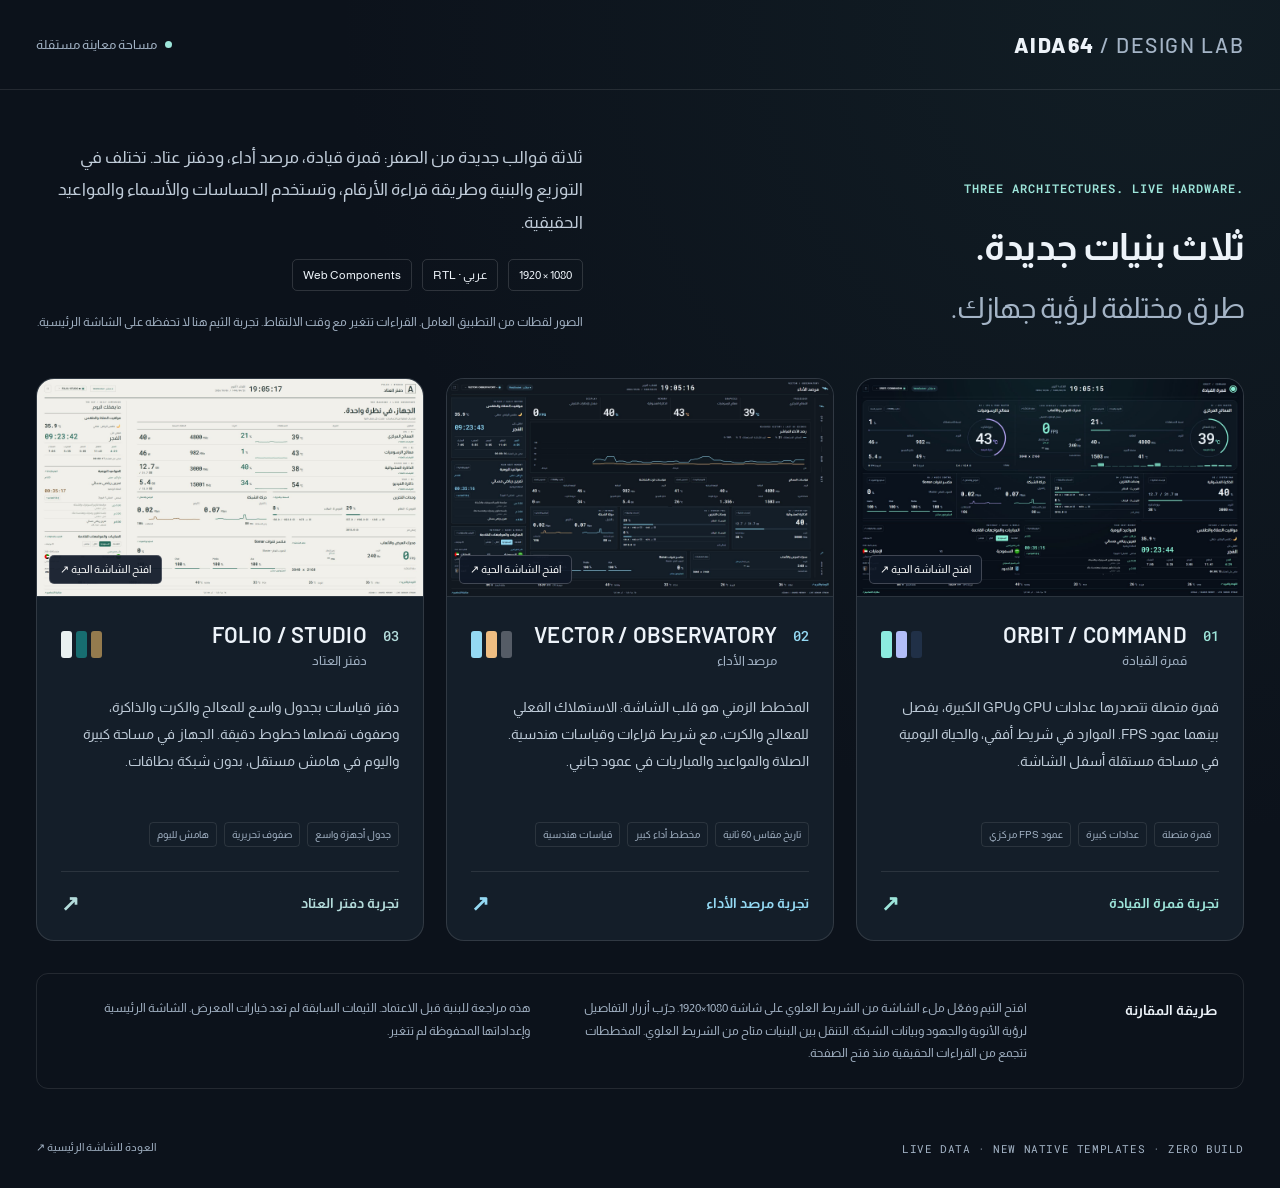
<file: frontend/dev/theme-lab/index.html>
<!doctype html>
<html lang="ar" dir="rtl">
<head>
  <meta charset="utf-8"><meta name="viewport" content="width=device-width, initial-scale=1">
  <title>ثلاث بنيات • AIDA64 Design Lab</title>
  <link rel="icon" href="data:,">
  <link rel="preconnect" href="https://fonts.googleapis.com">
  <link rel="preconnect" href="https://fonts.gstatic.com" crossorigin>
  <link href="https://fonts.googleapis.com/css2?family=Almarai:wght@400;700;800&family=Barlow:wght@500;600;700;800&family=Roboto+Mono:wght@500;600;700&display=swap" rel="stylesheet">
  <link rel="stylesheet" href="gallery.css?v=2">
</head>
<body>
  <header><a class="wordmark" href="/" dir="ltr">AIDA64<span> / DESIGN LAB</span></a><span class="preview-tag"><i></i> مساحة معاينة مستقلة</span></header>
  <main>
    <section class="intro">
      <div><p class="eyebrow" dir="ltr">THREE ARCHITECTURES. LIVE HARDWARE.</p><h1>ثلاث بنيات جديدة.<br><span>طرق مختلفة لرؤية جهازك.</span></h1></div>
      <div class="intro-copy"><p>ثلاثة قوالب جديدة من الصفر: قمرة قيادة، مرصد أداء، ودفتر عتاد. تختلف في التوزيع والبنية وطريقة قراءة الأرقام، وتستخدم الحساسات والأسماء والمواعيد الحقيقية.</p><div class="facts"><span dir="ltr">1920 × 1080</span><span>عربي · RTL</span><span>Web Components</span></div><p class="note">الصور لقطات من التطبيق العامل. القراءات تتغير مع وقت الالتقاط. تجربة الثيم هنا لا تحفظه على الشاشة الرئيسية.</p></div>
    </section>
    <section class="proposals" aria-label="خيارات التصميم">
      <article class="proposal orbit">
        <a class="shot" href="architecture.html?design=orbit" aria-label="فتح معاينة قمرة القيادة"><img src="assets/orbit.jpg?v=20261007.3" width="1920" height="1080" alt="لقطة حقيقية لواجهة التطبيق بتصميم ORBIT / COMMAND"><span>افتح الشاشة الحية ↗</span></a>
        <div class="proposal-body"><div class="identity"><span class="number">01</span><div><h2 dir="ltr">ORBIT / COMMAND</h2><p class="arabic-name">قمرة القيادة</p></div><div class="swatches" aria-label="لوحة ألوان قمرة القيادة"><i></i><i></i><i></i></div></div>
        <p class="description">قمرة متصلة تتصدرها عدادات CPU وGPU الكبيرة، يفصل بينهما عمود FPS. الموارد في شريط أفقي، والحياة اليومية في مساحة مستقلة أسفل الشاشة.</p>
        <div class="features"><span>قمرة متصلة</span><span>عدادات كبيرة</span><span>عمود FPS مركزي</span></div>
        <a class="launch" href="architecture.html?design=orbit">تجربة قمرة القيادة <span>↗</span></a></div>
      </article>
      <article class="proposal vector">
        <a class="shot" href="architecture.html?design=vector" aria-label="فتح معاينة مرصد الأداء"><img src="assets/vector.jpg?v=20261007.3" width="1920" height="1080" alt="لقطة حقيقية لواجهة التطبيق بتصميم VECTOR / OBSERVATORY"><span>افتح الشاشة الحية ↗</span></a>
        <div class="proposal-body"><div class="identity"><span class="number">02</span><div><h2 dir="ltr">VECTOR / OBSERVATORY</h2><p class="arabic-name">مرصد الأداء</p></div><div class="swatches" aria-label="لوحة ألوان مرصد الأداء"><i></i><i></i><i></i></div></div>
        <p class="description">المخطط الزمني هو قلب الشاشة: الاستهلاك الفعلي للمعالج والكرت، مع شريط قراءات وقياسات هندسية. الصلاة والمواعيد والمباريات في عمود جانبي.</p>
        <div class="features"><span>تاريخ مقاس 60 ثانية</span><span>مخطط أداء كبير</span><span>قياسات هندسية</span></div>
        <a class="launch" href="architecture.html?design=vector">تجربة مرصد الأداء <span>↗</span></a></div>
      </article>
      <article class="proposal folio">
        <a class="shot" href="architecture.html?design=folio" aria-label="فتح معاينة دفتر العتاد"><img src="assets/folio.jpg?v=20261007.3" width="1920" height="1080" alt="لقطة حقيقية لواجهة التطبيق بتصميم FOLIO / STUDIO"><span>افتح الشاشة الحية ↗</span></a>
        <div class="proposal-body"><div class="identity"><span class="number">03</span><div><h2 dir="ltr">FOLIO / STUDIO</h2><p class="arabic-name">دفتر العتاد</p></div><div class="swatches" aria-label="لوحة ألوان دفتر العتاد"><i></i><i></i><i></i></div></div>
        <p class="description">دفتر قياسات بجدول واسع للمعالج والكرت والذاكرة، وصفوف تفصلها خطوط دقيقة. الجهاز في مساحة كبيرة واليوم في هامش مستقل، بدون شبكة بطاقات.</p>
        <div class="features"><span>جدول أجهزة واسع</span><span>صفوف تحريرية</span><span>هامش لليوم</span></div>
        <a class="launch" href="architecture.html?design=folio">تجربة دفتر العتاد <span>↗</span></a></div>
      </article>
    </section>
    <aside><strong>طريقة المقارنة</strong><p>افتح الثيم وفعّل ملء الشاشة من الشريط العلوي على شاشة ‎1920×1080. جرّب أزرار التفاصيل لرؤية الأنوية والجهود وبيانات الشبكة. التنقل بين البنيات متاح من الشريط العلوي. المخططات تتجمع من القراءات الحقيقية منذ فتح الصفحة.</p><p>هذه مراجعة للبنية قبل الاعتماد. الثيمات السابقة لم تعد خيارات المعرض. الشاشة الرئيسية وإعداداتها المحفوظة لم تتغير.</p></aside>
  </main>
  <footer><span dir="ltr">LIVE DATA · NEW NATIVE TEMPLATES · ZERO BUILD</span><a href="/">العودة للشاشة الرئيسية ↗</a></footer>
</body>
</html>
</file>
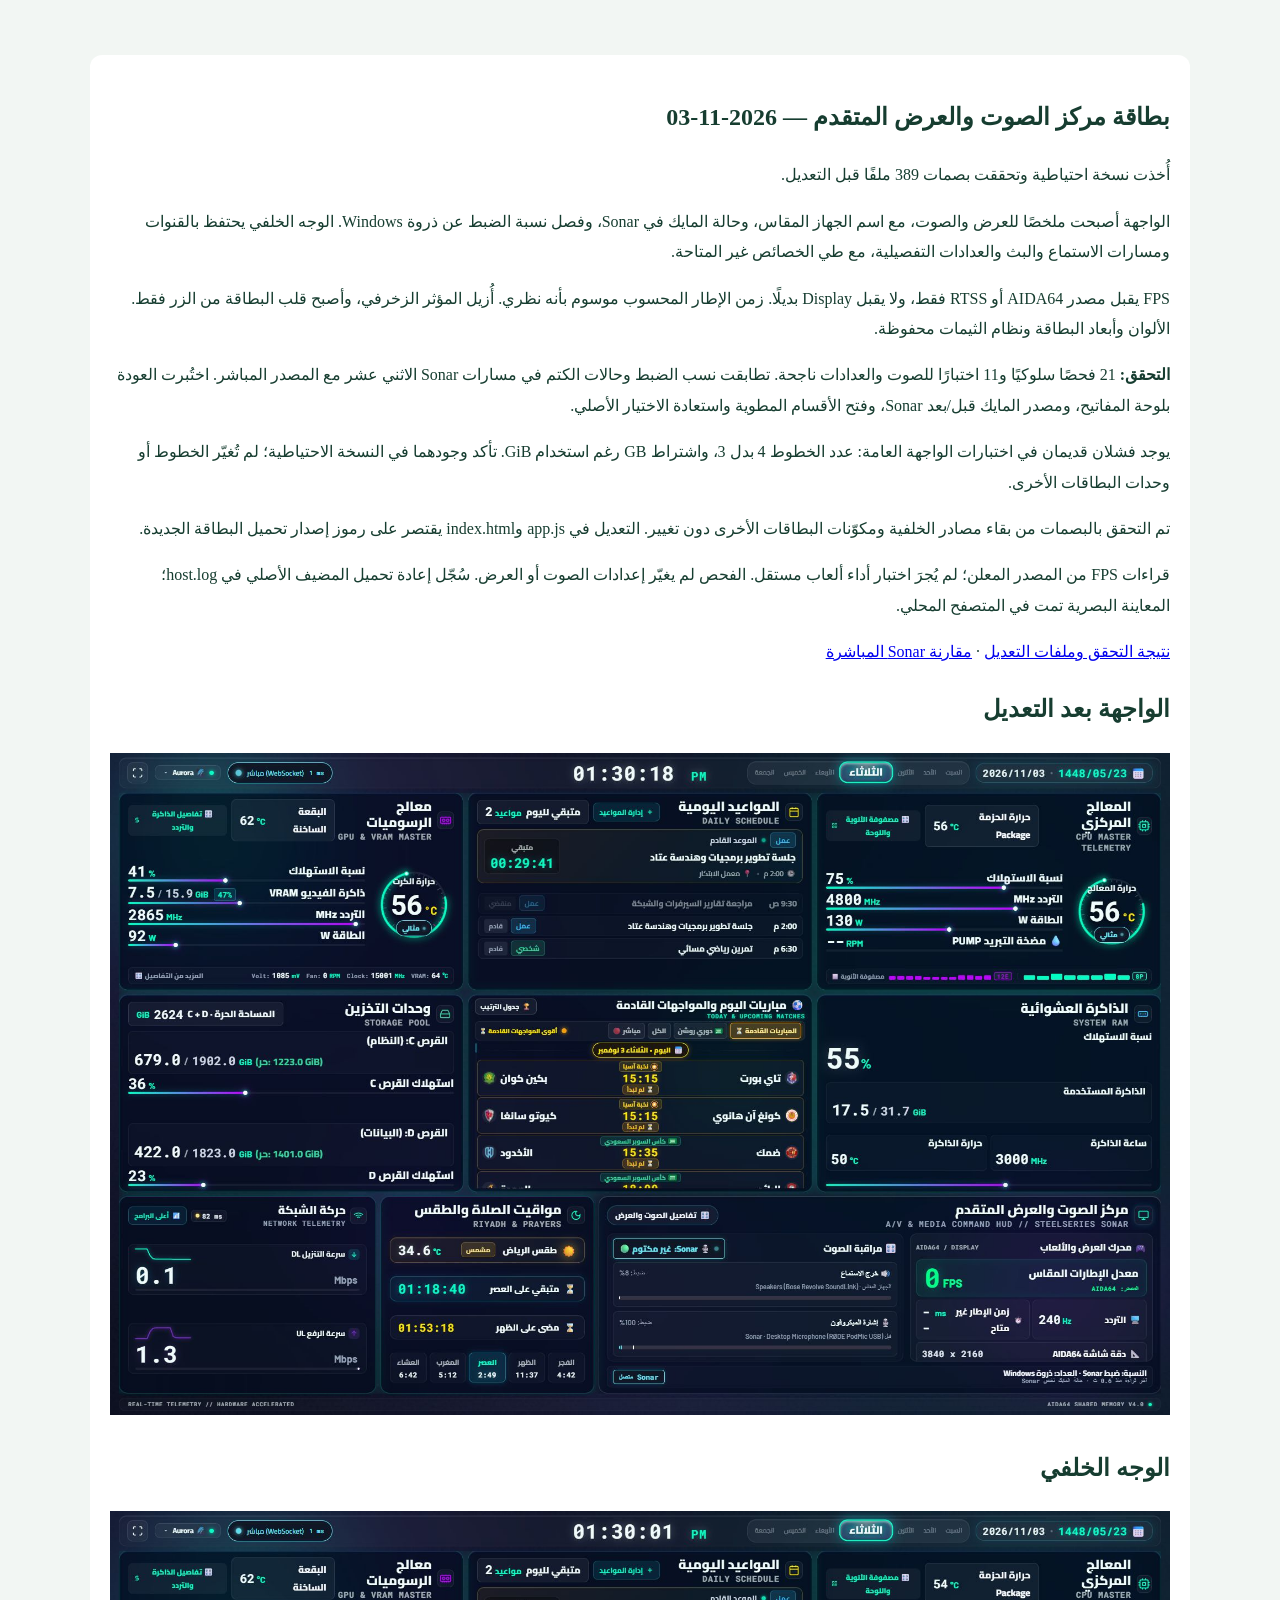
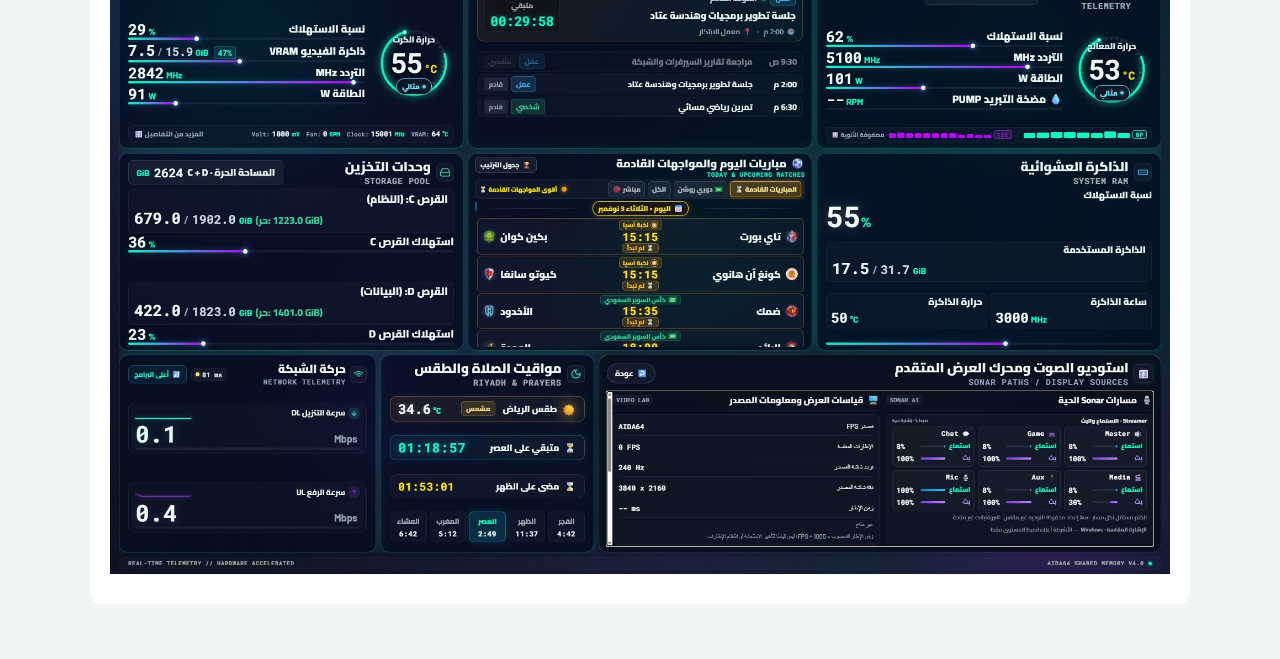
<file: tests/artifacts/av-card-20261103/report.html>
<!doctype html><html lang="ar" dir="rtl"><meta charset="utf-8"><title>تحسين بطاقة الصوت والعرض</title><style>body{font:16px Tahoma;line-height:1.9;max-width:1100px;margin:35px auto;background:#f2f6f3;color:#163d30;padding:20px}article{background:white;padding:20px;border-radius:12px}img{max-width:100%}code{direction:ltr;unicode-bidi:embed}</style><article><h1>بطاقة مركز الصوت والعرض المتقدم — 2026-11-03</h1><p>أُخذت نسخة احتياطية وتحققت بصمات 389 ملفًا قبل التعديل.</p><p>الواجهة أصبحت ملخصًا للعرض والصوت، مع اسم الجهاز المقاس، وحالة المايك في Sonar، وفصل نسبة الضبط عن ذروة Windows. الوجه الخلفي يحتفظ بالقنوات ومسارات الاستماع والبث والعدادات التفصيلية، مع طي الخصائص غير المتاحة.</p><p>FPS يقبل مصدر AIDA64 أو RTSS فقط، ولا يقبل Display بديلًا. زمن الإطار المحسوب موسوم بأنه نظري. أُزيل المؤثر الزخرفي، وأصبح قلب البطاقة من الزر فقط. الألوان وأبعاد البطاقة ونظام الثيمات محفوظة.</p><p><b>التحقق:</b> 21 فحصًا سلوكيًا و11 اختبارًا للصوت والعدادات ناجحة. تطابقت نسب الضبط وحالات الكتم في مسارات Sonar الاثني عشر مع المصدر المباشر. اختُبرت العودة بلوحة المفاتيح، ومصدر المايك قبل/بعد Sonar، وفتح الأقسام المطوية واستعادة الاختيار الأصلي.</p><p>يوجد فشلان قديمان في اختبارات الواجهة العامة: عدد الخطوط 4 بدل 3، واشتراط GB رغم استخدام GiB. تأكد وجودهما في النسخة الاحتياطية؛ لم تُغيّر الخطوط أو وحدات البطاقات الأخرى.</p><p>تم التحقق بالبصمات من بقاء مصادر الخلفية ومكوّنات البطاقات الأخرى دون تغيير. التعديل في app.js وindex.html يقتصر على رموز إصدار تحميل البطاقة الجديدة.</p><p>قراءات FPS من المصدر المعلن؛ لم يُجرَ اختبار أداء ألعاب مستقل. الفحص لم يغيّر إعدادات الصوت أو العرض. سُجّل إعادة تحميل المضيف الأصلي في host.log؛ المعاينة البصرية تمت في المتصفح المحلي.</p><p><a href="verification.json">نتيجة التحقق وملفات التعديل</a> · <a href="live-readings.json">مقارنة Sonar المباشرة</a></p><h2>الواجهة بعد التعديل</h2><img src="front.png" alt="الواجهة الأمامية بعد التعديل"><h2>الوجه الخلفي</h2><img src="back.png" alt="تشخيص الصوت والعرض"></article>
</file>
<file: frontend/dev/theme-lab/gallery.css>
:root { color-scheme: dark; --ink:#edf3f9; --muted:#a4b4c6; --line:#ffffff19; --accent:#9de5da; }
* { box-sizing:border-box; }
body { margin:0; background: radial-gradient(ellipse at 90% 0%,#264a4b33,transparent 50%), #0c121b; color:var(--ink); font-family:Almarai,sans-serif; }
header,main,footer { max-width:1640px; margin:auto; }
header { display:flex; justify-content:space-between; align-items:center; padding:32px 36px; border-bottom:1px solid var(--line); }
a { color:inherit; text-decoration:none; }
.wordmark { font:800 21px Barlow,sans-serif; letter-spacing:1.5px; }
.wordmark span { font-weight:500; color:var(--muted); }
.preview-tag { display:flex; gap:8px; align-items:center; font-size:13px; color:var(--muted); }
.preview-tag i { width:7px; height:7px; border-radius:50%; background:var(--accent); }
main { padding:52px 36px 28px; }
.intro { display:grid; grid-template-columns:1.1fr 1fr; gap:60px; align-items:end; margin-bottom:44px; }
.eyebrow { font:600 12px 'Roboto Mono',monospace; color:var(--accent); letter-spacing:1px; text-align:right; margin:0 0 22px; }
h1 { font-size:clamp(30px,3vw,48px); line-height:1.5; letter-spacing:-.8px; margin:0; }
h1 span { color:var(--muted); font-size:.75em; font-weight:400; }
.intro-copy p { color:#c0ccd9; font-size:17px; line-height:1.9; margin:0 0 20px; }
.facts { display:flex; gap:10px; flex-wrap:wrap; margin-bottom:20px; }
.facts span { font-size:12px; border:1px solid #ffffff24; padding:8px 10px; border-radius:5px; }
.intro-copy .note { font-size:12px; color:var(--muted); margin:0; }
.proposals { display:grid; grid-template-columns:repeat(3,minmax(0,1fr)); gap:22px; }
.proposal { background:#141e29; border:1px solid #ffffff1f; border-radius:18px; overflow:hidden; --color:#9de5da; }
.proposal.vector { --color:#94D9F3; }.proposal.folio { --color:#b4dcdb; }
.shot { display:block; position:relative; border-bottom:1px solid var(--line); overflow:hidden; }
.shot img { display:block; width:100%; height:auto; aspect-ratio:16/9; }
.shot span { position:absolute; bottom:12px; left:12px; padding:7px 10px; color:white; background:#101827ed; border:1px solid #ffffff35; font-size:11px; border-radius:5px; }
.proposal-body { padding:26px; }
.identity { display:flex; gap:16px; align-items:center; }
.number { font:500 14px 'Roboto Mono'; color:var(--color); align-self:flex-start; padding-top:5px; }
h2 { font:600 27px Barlow,sans-serif; margin:0; letter-spacing:.3px; }
.arabic-name { font-size:13px; color:var(--muted); margin:6px 0 0; }
.swatches { margin-right:auto; display:flex; direction:ltr; gap:4px; }
.swatches i { width:11px; height:27px; border-radius:3px; background:#8CEBDF; }.swatches i:nth-child(2){background:#B2BDF8}.swatches i:nth-child(3){background:#203047}
.vector .swatches i{background:#94D9F3}.vector .swatches i:nth-child(2){background:#EEBD82}.vector .swatches i:nth-child(3){background:#555c66}
.folio .swatches i{background:#e9f1f1}.folio .swatches i:nth-child(2){background:#176D70}.folio .swatches i:nth-child(3){background:#947b4e}
.description { font-size:14px; line-height:1.95; color:#becbd8; min-height:82px; margin:26px 0 18px; }
.features { display:flex; gap:7px; flex-wrap:wrap; }
.features span { font-size:10px; padding:6px 7px; border:1px solid var(--line); color:var(--muted); border-radius:4px; }
.launch { display:flex; justify-content:space-between; align-items:center; color:var(--color); border-top:1px solid var(--line); margin-top:24px; padding-top:19px; font-size:14px; font-weight:700; }
.launch span { font-size:22px; }.launch:hover { color:white; }
aside { margin-top:32px; padding:23px 26px; display:grid; grid-template-columns:160px 1fr 1fr; gap:30px; border:1px solid var(--line); border-radius:12px; }
aside strong { font-size:14px; padding-top:5px; }aside p { margin:0; color:var(--muted); font-size:12px; line-height:1.9; }
footer { padding:24px 36px 32px; display:flex; justify-content:space-between; font-size:11px; color:var(--muted); }
footer span { font-family:'Roboto Mono',monospace; letter-spacing:.6px; }
a:focus-visible { outline:2px solid var(--accent); outline-offset:5px; }.shot:focus-visible { outline-offset:-5px; }
@media(max-width:1050px) { .intro { gap:30px; }.proposals{grid-template-columns:1fr}.description{min-height:0}.shot img{max-height:500px;object-fit:contain;background:#090f15}aside{grid-template-columns:1fr;gap:12px} }
@media(max-width:640px) { header,footer{padding:22px}.wordmark{font-size:15px}.preview-tag{font-size:10px}main{padding:34px 20px}.intro{grid-template-columns:1fr;gap:20px}footer{gap:15px;flex-wrap:wrap} }

.identity h2{font-size:22px}.description{min-height:110px}.proposal-body{padding:24px}.features span{font-size:10px}
</file>
